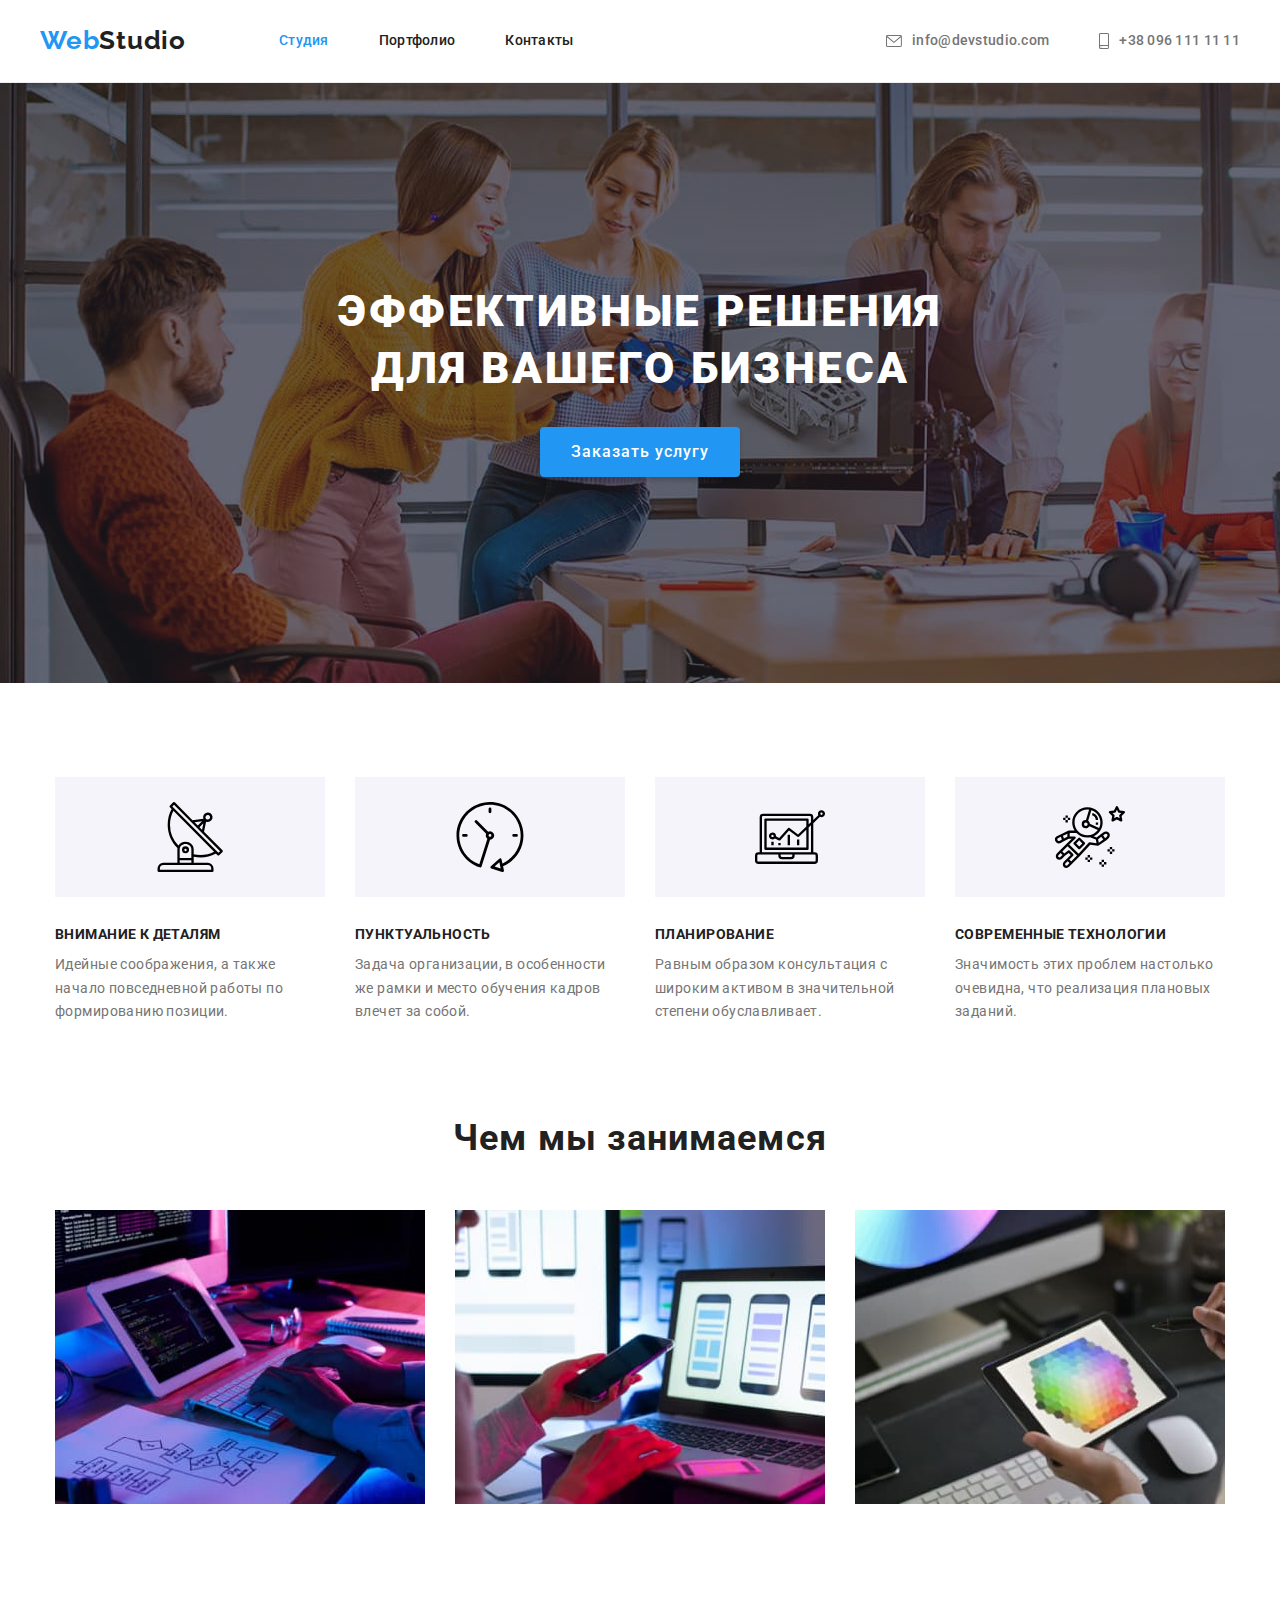
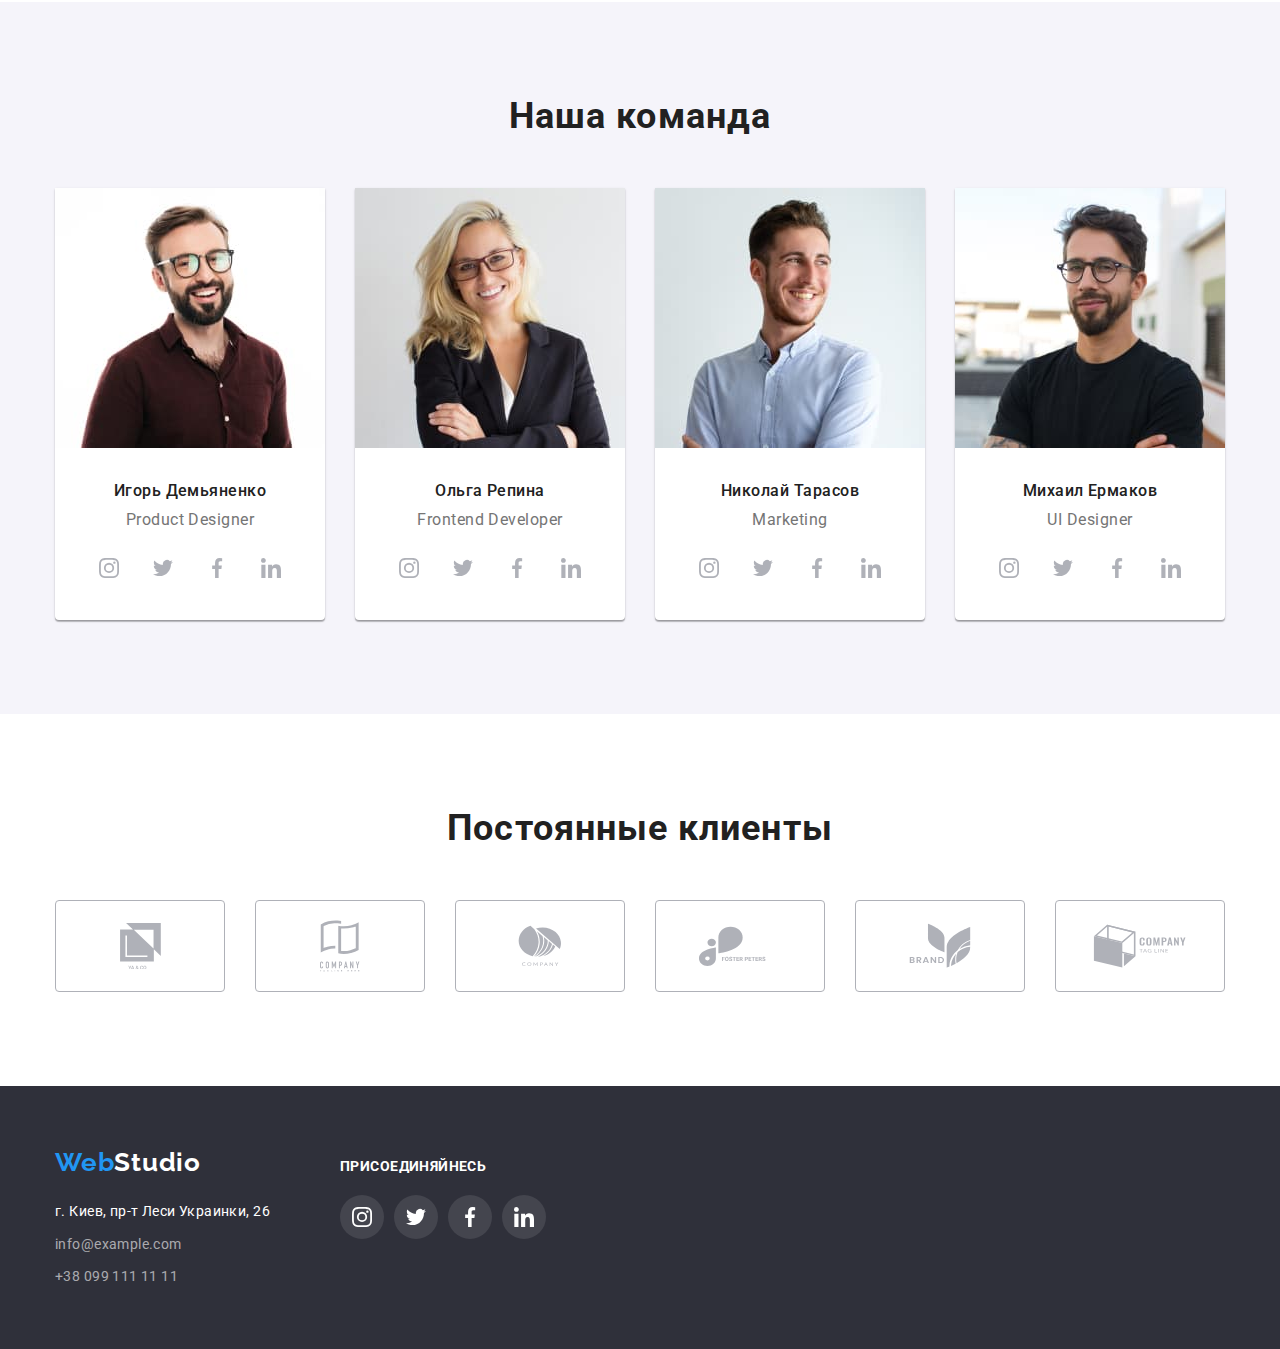
<file: index.html>
<!DOCTYPE html>
<html lang="en">

<head>
    <meta charset="UTF-8">
    <meta http-equiv="X-UA-Compatible" content="IE=edge">
    <meta name="viewport" content="width=device-width, initial-scale=1.0">
    <title>Web Studio</title>
    <link
        href="https://fonts.googleapis.com/css2?family=Raleway:wght@700&family=Roboto:wght@400;500;700;900&display=swap"
        rel="stylesheet">
    <link rel="stylesheet"
        href="https://cdnjs.cloudflare.com/ajax/libs/modern-normalize/1.0.0/modern-normalize.min.css" />
    <link rel="stylesheet" href="./css/styles.css">
</head>

<body>
    <header class="page-header">
        <div class="container-header">
            <a class="logo" href="index.html"><span>Web</span>Studio</a>
            <nav>
                <ul class="navigation-list">
                    <li class="navigation-list-item"><a class="navigation-list-link current"
                            href="index.html">Студия</a></li>
                    <li class="navigation-list-item"><a class="navigation-list-link" href="portfolio.html">Портфолио</a>
                    </li>
                    <li class="navigation-list-item"><a class="navigation-list-link" href="">Контакты</a></li>
                </ul>
            </nav>
            <ul class="contacts">
                <li class="contacts-item">
                    <a class="contacts-link" href="mailto:info@devstudio.com">
                        <svg class="envelope-icon" width="16" height="12">
                            <use href="./images/symbol-defs.svg#icon-envelope"></use>
                        </svg>info@devstudio.com</a>
                </li>
                <li class="contacts-item">
                    <a class="contacts-link" href="tel:+380961111111">
                        <svg class="phone-icon" width="10" height="16">
                            <use href="./images/symbol-defs.svg#icon-mobile-icon"></use>
                        </svg>+38 096 111 11 11</a>
                </li>
            </ul>
        </div>
    </header>
    <main>
        <section class="hero overlay">
            <div class="container">
                <h1 class="hero-title">ЭФФЕКТИВНЫЕ РЕШЕНИЯ <br> ДЛЯ ВАШЕГО БИЗНЕСА</h1>
                <button class="hero-button" type="button">Заказать услугу</button>
            </div>
        </section>
        <section class="section advantages">
            <div class="container">
                <h2 hidden></h2>
                <ul class="advantages-list">
                    <li class="advantages-list-item">
                        <div class="advantages-list-svg-wrapper">
                        <svg class="advantages-list-icon" width="70" height="70">
                            <use href="./images/symbol-defs.svg#icon-antenna"></use>
                        </svg>
                        </div>
                        <h3 class="advantages-list-title">ВНИМАНИЕ К ДЕТАЛЯМ</h3>
                        <p class="advantages-list-description">Идейные соображения, а также начало повседневной работы
                            по
                            формированию позиции.</p>
                    </li>
                    <li class="advantages-list-item">
                        <div class="advantages-list-svg-wrapper">
                        <svg class="advantages-list-icon" width="70" height="70">
                            <use href="./images/symbol-defs.svg#icon-clock"></use>
                        </svg>
                        </div>
                        <h3 class="advantages-list-title">ПУНКТУАЛЬНОСТЬ</h3>
                        <p class="advantages-list-description">Задача организации, в особенности же рамки и место
                            обучения
                            кадров влечет за собой.</p>
                    </li>
                    <li class="advantages-list-item">
                        <div class="advantages-list-svg-wrapper">
                        <svg class="advantages-list-icon" width="70" height="70">
                            <use href="./images/symbol-defs.svg#icon-diagram"></use>
                        </svg>
                        </div>
                        <h3 class="advantages-list-title">ПЛАНИРОВАНИЕ</h3>
                        <p class="advantages-list-description">Равным образом консультация с широким активом в
                            значительной
                            степени обуславливает.</p>
                    </li>
                    <li class="advantages-list-item">
                        <div class="advantages-list-svg-wrapper">
                        <svg class="advantages-list-icon" width="70" height="70">
                            <use href="./images/symbol-defs.svg#icon-astronaut"></use>
                        </svg>
                        </div>
                        <h3 class="advantages-list-title">СОВРЕМЕННЫЕ ТЕХНОЛОГИИ</h3>
                        <p class="advantages-list-description">Значимость этих проблем настолько очевидна, что
                            реализация
                            плановых заданий.</p>
                    </li>
                </ul>
            </div>
        </section>
        <section class="section services">
            <div class="container">
                <h2 class="services-title">Чем мы занимаемся</h2>
                <ul class="services-list">
                    <li class="services-list-item"><img class="services-img" src="images/notebook.jpg" alt="Ноутбук"
                            width="370" height="294">
                    </li>
                    <li class="services-list-item"><img class="services-img" src="images/mobile.jpg"
                            alt="Мобильный телефон" width="370" height="294"></li>
                    <li class="services-list-item"><img class="services-img" src="images/tablet.jpg" alt="Планшет"
                            width="370" height="294"></li>
                </ul>
            </div>
        </section>
        <section class="section team">
            <div class="container">
                <h2 class="team-title">Наша команда</h2>
                <ul class="team-list">
                    <li class="team-list-item">
                        <img src="images/igor.jpg" alt="Игорь Демьяненко" width="270" height="260">
                        <h3 class="team-list-title">Игорь Демьяненко</h3>
                        <p class="team-list-text">Product Designer</p>
                        <ul class="team-list-socials">
                            <li class="team-list-socials-item">
                                <a class="team-list-socials-link" href="https://www.instagram.com/">
                                    <svg width="20" height="20">
                                        <use href="./images/symbol-defs.svg#icon-instagram-icon"></use>
                                    </svg>
                                </a>
                            </li>
                            <li class="team-list-socials-item">
                                <a class="team-list-socials-link" href="https://twitter.com/">
                                    <svg width="20" height="20">
                                        <use href="./images/symbol-defs.svg#icon-twitter-icon"></use>
                                    </svg>
                                </a>
                            </li>
                            <li class="team-list-socials-item">
                                <a class="team-list-socials-link" href="https://www.facebook.com/">
                                    <svg width="20" height="20">
                                        <use href="./images/symbol-defs.svg#icon-facebook-icon"></use>
                                    </svg>
                                </a>
                            </li>
                            <li class="team-list-socials-item">
                                <a class="team-list-socials-link" href="https://www.linkedin.com/">
                                    <svg width="20" height="20">
                                        <use href="./images/symbol-defs.svg#icon-linkedin-icon"></use>
                                    </svg>
                                </a>
                            </li>
                        </ul>
                    </li>
                    <li class="team-list-item">
                        <img src="images/olga.jpg" alt="Ольга Репина" width="270" height="260">
                        <h3 class="team-list-title">Ольга Репина</h3>
                        <p class="team-list-text">Frontend Developer</p>
                        <ul class="team-list-socials">
                            <li class="team-list-socials-item">
                                <a class="team-list-socials-link" href="https://www.instagram.com/">
                                    <svg width="20" height="20">
                                        <use href="./images/symbol-defs.svg#icon-instagram-icon"></use>
                                    </svg>
                                </a>
                            </li>
                            <li class="team-list-socials-item">
                                <a class="team-list-socials-link" href="https://twitter.com/">
                                    <svg width="20" height="20">
                                        <use href="./images/symbol-defs.svg#icon-twitter-icon"></use>
                                    </svg>
                                </a>
                            </li>
                            <li class="team-list-socials-item">
                                <a class="team-list-socials-link" href="https://www.facebook.com/">
                                    <svg width="20" height="20">
                                        <use href="./images/symbol-defs.svg#icon-facebook-icon"></use>
                                    </svg>
                                </a>
                            </li>
                            <li class="team-list-socials-item">
                                <a class="team-list-socials-link" href="https://www.linkedin.com/">
                                    <svg width="20" height="20">
                                        <use href="./images/symbol-defs.svg#icon-linkedin-icon"></use>
                                    </svg>
                                </a>
                            </li>
                        </ul>
                    </li>
                    <li class="team-list-item">
                        <img src="images/nikolay.jpg" alt="Николай Тарасов" width="270" height="260">
                        <h3 class="team-list-title">Николай Тарасов</h3>
                        <p class="team-list-text">Marketing</p>
                        <ul class="team-list-socials">
                            <li class="team-list-socials-item">
                                <a class="team-list-socials-link" href="https://www.instagram.com/">
                                    <svg width="20" height="20">
                                        <use href="./images/symbol-defs.svg#icon-instagram-icon"></use>
                                    </svg>
                                </a>
                            </li>
                            <li class="team-list-socials-item">
                                <a class="team-list-socials-link" href="https://twitter.com/">
                                    <svg width="20" height="20">
                                        <use href="./images/symbol-defs.svg#icon-twitter-icon"></use>
                                    </svg>
                                </a>
                            </li>
                            <li class="team-list-socials-item">
                                <a class="team-list-socials-link" href="https://www.facebook.com/">
                                    <svg width="20" height="20">
                                        <use href="./images/symbol-defs.svg#icon-facebook-icon"></use>
                                    </svg>
                                </a>
                            </li>
                            <li class="team-list-socials-item">
                                <a class="team-list-socials-link" href="https://www.linkedin.com/">
                                    <svg width="20" height="20">
                                        <use href="./images/symbol-defs.svg#icon-linkedin-icon"></use>
                                    </svg>
                                </a>
                            </li>
                        </ul>
                    </li>
                    <li class="team-list-item">
                        <img src="images/michael.jpg" alt="Михаил Ермаков" width="270" height="260">
                        <h3 class="team-list-title">Михаил Ермаков</h3>
                        <p class="team-list-text">UI Designer</p>
                        <ul class="team-list-socials">
                            <li class="team-list-socials-item">
                                <a class="team-list-socials-link" href="https://www.instagram.com/">
                                    <svg width="20" height="20">
                                        <use href="./images/symbol-defs.svg#icon-instagram-icon"></use>
                                    </svg>
                                </a>
                            </li>
                            <li class="team-list-socials-item">
                                <a class="team-list-socials-link" href="https://twitter.com/">
                                    <svg width="20" height="20">
                                        <use href="./images/symbol-defs.svg#icon-twitter-icon"></use>
                                    </svg>
                                </a>
                            </li>
                            <li class="team-list-socials-item">
                                <a class="team-list-socials-link" href="https://www.facebook.com/">
                                    <svg width="20" height="20">
                                        <use href="./images/symbol-defs.svg#icon-facebook-icon"></use>
                                    </svg>
                                </a>
                            </li>
                            <li class="team-list-socials-item">
                                <a class="team-list-socials-link" href="https://www.linkedin.com/">
                                    <svg width="20" height="20">
                                        <use href="./images/symbol-defs.svg#icon-linkedin-icon"></use>
                                    </svg>
                                </a>
                            </li>
                        </ul>
                    </li>
                </ul>
            </div>
        </section>
        <section class="section clients">
            <div class="container">
                <h2 class="clients-title">Постоянные клиенты</h2>
                <ul class="clients-list">
                    <li class="clients-list-item">
                        <a class="clients-list-link" href="">
                            <svg class="company-icon" width="41" height="46.7">
                                <use href="./images/symbol-defs.svg#icon-company1"></use>
                            </svg>
                        </a>
                    </li>
                    <li class="clients-list-item">
                        <a class="clients-list-link" href="">
                            <svg class="company-icon" width="40" height="52">
                                <use href="./images/symbol-defs.svg#icon-company2"></use>
                            </svg>
                        </a>
                    </li>
                    <li class="clients-list-item">
                        <a class="clients-list-link" href="">
                            <svg class="company-icon" width="43.46" height="41.18">
                                <use href="./images/symbol-defs.svg#icon-company3"></use>
                            </svg>
                        </a>
                    </li>
                    <li class="clients-list-item">
                        <a class="clients-list-link" href="">
                            <svg class="company-icon" width="84.44" height="40.62">
                                <use href="./images/symbol-defs.svg#icon-company4"></use>
                            </svg>
                        </a>
                    </li>
                    <li class="clients-list-item">
                        <a class="clients-list-link" href="">
                            <svg class="company-icon" width="62.54" height="45.43">
                                <use href="./images/symbol-defs.svg#icon-company5"></use>
                            </svg>
                        </a>
                    </li>
                    <li class="clients-list-item">
                        <a class="clients-list-link" href="">
                            <svg class="company-icon" width="93.79" height="43.93">
                                <use href="./images/symbol-defs.svg#icon-company6"></use>
                            </svg>
                        </a>
                    </li>
                </ul>
            </div>
        </section>
    </main>
    <footer class="footer-section">
        <div class="container">
                        <div class="footer-wrapper">
                            
            <address>
            <a class="logo footer-logo" href="index.html"><span>Web</span>Studio</a>

                <ul class="footer-contacts-list">
                    <li class="footer-contacts-list-item"><a class="footer-contacts-list-link address" href="">г. Киев,
                            пр-т
                            Леси Украинки, 26</a></li>
                    <li class="footer-contacts-list-item"><a class="footer-contacts-list-link"
                            href="mailto:info@example.com">info@example.com</a></li>
                    <li class="footer-contacts-list-item"><a class="footer-contacts-list-link"
                            href="tel:++380991111111">+38
                            099 111 11 11</a></li>
                </ul>
            </address>
            <div class="footer-socials-wrapper">
                <h3 class="footer-socials-title">ПРИСОЕДИНЯЙНЕСЬ</h3>
                <ul class="footer-socials-list">
                    <li class="footer-socials-item">
                        <a class="footer-socials-link" href="https://www.instagram.com/">
                            <svg width="20" height="20">
                                <use href="./images/symbol-defs.svg#icon-instagram-icon"></use>
                            </svg>
                        </a>
                    </li>
                    <li class="footer-socials-item">
                        <a class="footer-socials-link" href="https://twitter.com/">
                            <svg width="20" height="20">
                                <use href="./images/symbol-defs.svg#icon-twitter-icon"></use>
                            </svg>
                        </a>
                    </li>
                    <li class="footer-socials-item">
                        <a class="footer-socials-link" href="https://www.facebook.com/">
                            <svg width="20" height="20">
                                <use href="./images/symbol-defs.svg#icon-facebook-icon"></use>
                            </svg>
                        </a>
                    </li>
                    <li class="footer-socials-item">
                        <a class="footer-socials-link" href="https://www.linkedin.com/">
                            <svg width="20" height="20">
                                <use href="./images/symbol-defs.svg#icon-linkedin-icon"></use>
                            </svg>
                        </a>
                    </li>
                </ul>
            </div>
            </div>
        </div>
    </footer>
</body>

</html>
</file>
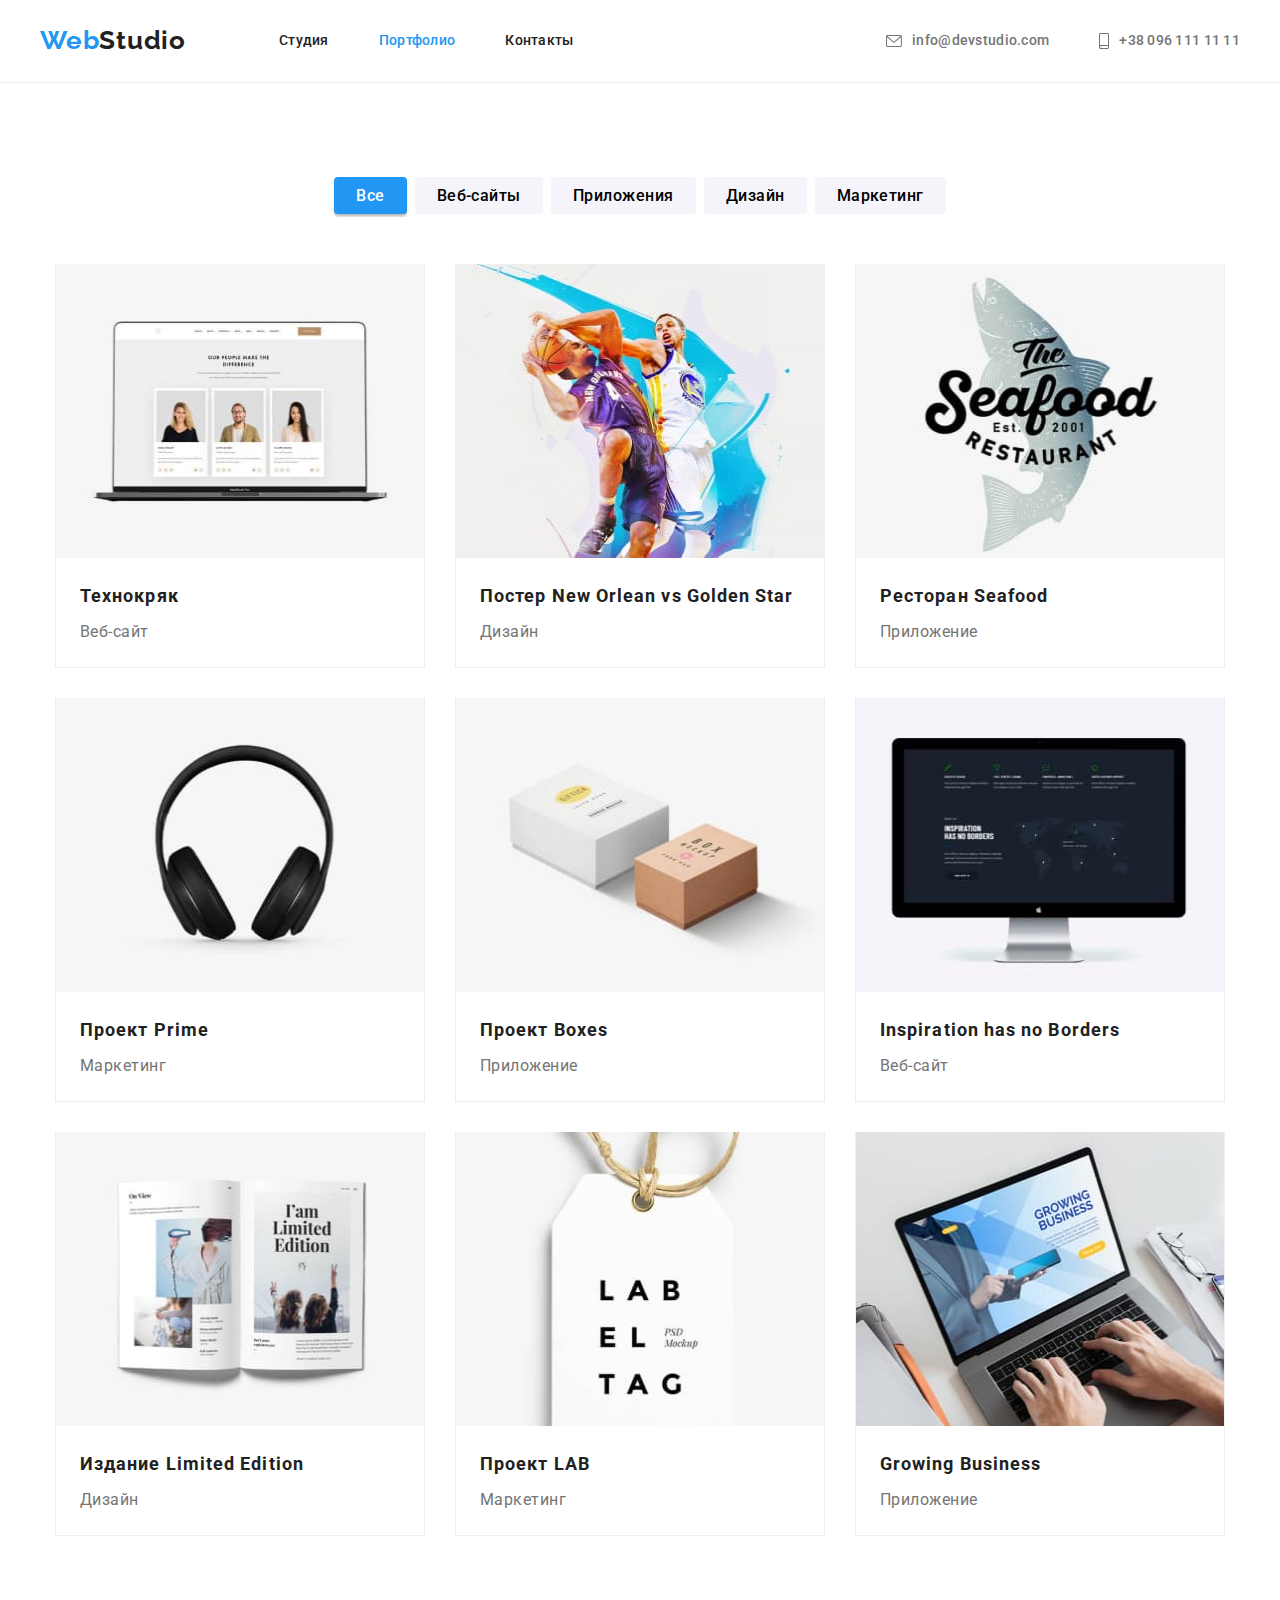
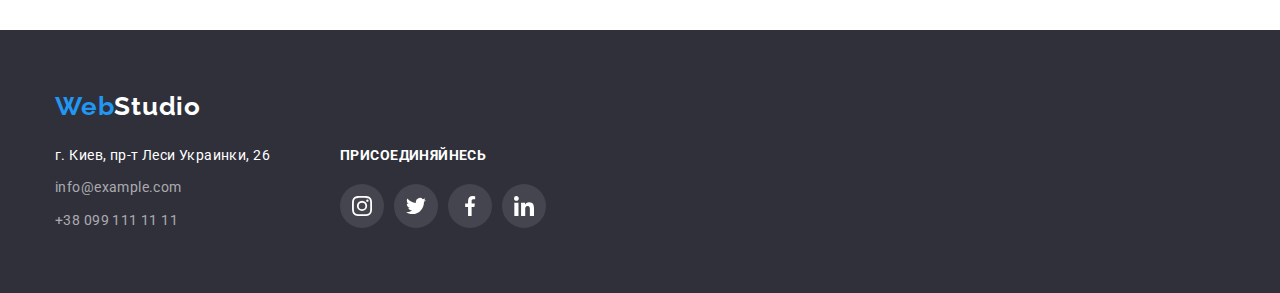
<file: portfolio.html>
<!DOCTYPE html>
<html lang="ru">
<head>
    <meta charset="UTF-8">
    <meta http-equiv="X-UA-Compatible" content="IE=edge">
    <meta name="viewport" content="width=device-width, initial-scale=1.0">
    <title>Portfolio page</title>
    <link href="https://fonts.googleapis.com/css2?family=Raleway:wght@700&family=Roboto:ital,wght@0,400;0,500;0,700;1,900&display=swap" rel="stylesheet">
    <link rel="stylesheet" href="https://cdnjs.cloudflare.com/ajax/libs/modern-normalize/1.0.0/modern-normalize.min.css" />
    <link rel="stylesheet" href="./css/styles.css">
</head>
<body>
    <header class="page-header">
        <div class="container-header">
            <a class="logo" href="index.html"><span>Web</span>Studio</a>
            <nav>
                <ul class="navigation-list">
                    <li class="navigation-list-item"><a class="navigation-list-link" href="index.html">Студия</a>
                    </li>
                    <li class="navigation-list-item"><a class="navigation-list-link  current" href="portfolio.html">Портфолио</a>
                    </li>
                    <li class="navigation-list-item"><a class="navigation-list-link" href="">Контакты</a></li>
                </ul>
            </nav>
            <ul class="contacts">
                <li class="contacts-item">
                    <a class="contacts-link" href="mailto:info@devstudio.com">
                        <svg class="envelope-icon" width="16" height="12">
                            <use href="./images/symbol-defs.svg#icon-envelope"></use>
                        </svg>info@devstudio.com</a>
                </li>
                <li class="contacts-item">
                    <a class="contacts-link" href="tel:+380961111111">
                        <svg class="phone-icon" width="10" height="16">
                            <use href="./images/symbol-defs.svg#icon-mobile-icon"></use>
                        </svg>+38 096 111 11 11</a>
                </li>
            </ul>
        </div>
    </header>
    <main>
        <section class="section portfolio">
            <div class="container">
            <ul class="filter-buttons-list">
                <li class="filter-buttons-list-item">
                    <button class="filter-btn current" type="button">Все</button>
                </li>
                <li class="filter-buttons-list-item">
                    <button class="filter-btn" type="button">Веб-сайты</button>
                </li>
                <li class="filter-buttons-list-item">
                    <button class="filter-btn" type="button">Приложения</button>
                </li>
                <li class="filter-buttons-list-item">
                    <button class="filter-btn" type="button">Дизайн</button>
                </li>
                <li class="filter-buttons-list-item">
                    <button class="filter-btn" type="button">Маркетинг</button>
                </li>
            </ul>
            <ul class="portfolio-list">
                <li class="portfolio-list-item">
                    <img class="portfolio-list-img" src="./images/computer.jpg" alt="Ноутбук" width="370" height="294">
                    <div class="portfolio-text-wrapper">
                    <h3 class="portfolio-list-title">Технокряк</h3>
                    <p class="portfolio-list-text">Веб-сайт</p>
                    </div>
                </li>
                <li class="portfolio-list-item">
                    <img class="portfolio-list-img" src="./images/basketbool.jpg" alt="Баскетболисты" width="370" height="294">
                    <div class="portfolio-text-wrapper">
                    <h3 class="portfolio-list-title">Постер New Orlean vs Golden Star</h3>
                    <p class="portfolio-list-text">Дизайн</p>
                    </div>
                </li>
                 <li class="portfolio-list-item">
                    <img class="portfolio-list-img" src="./images/seafood.jpg" alt="Рыба" width="370" height="294">
                    <div class="portfolio-text-wrapper">
                    <h3 class="portfolio-list-title">Ресторан Seafood</h3>
                    <p class="portfolio-list-text">Приложение</p>
                    </div>
                </li>
                <li class="portfolio-list-item">
                    <img class="portfolio-list-img" src="./images/earphones.jpg" alt="Наушники" width="370" height="294">
                    <div class="portfolio-text-wrapper">
                    <h3 class="portfolio-list-title">Проект Prime</h3>
                    <p class="portfolio-list-text">Маркетинг</p>
                    </div>
                </li>
                <li class="portfolio-list-item">
                    <img class="portfolio-list-img" src="./images/boxes.jpg" alt="Коробки" width="370" height="294">
                    <div class="portfolio-text-wrapper">
                    <h3 class="portfolio-list-title">Проект Boxes</h3>
                    <p class="portfolio-list-text">Приложение</p>
                    </div>
                </li>
                <li class="portfolio-list-item">
                    <img class="portfolio-list-img" src="./images/screen.jpg" alt="Экран монитора" width="370" height="294">
                    <div class="portfolio-text-wrapper">
                    <h3 class="portfolio-list-title">Inspiration has no Borders</h3>
                    <p class="portfolio-list-text">Веб-сайт</p>
                    </div>
                </li>
                <li class="portfolio-list-item">
                    <img class="portfolio-list-img" src="./images/magazine.jpg" alt="Журнал" width="370" height="294">
                    <div class="portfolio-text-wrapper">
                    <h3 class="portfolio-list-title">Издание Limited Edition</h3>
                    <p class="portfolio-list-text">Дизайн</p>
                    </div>
                </li>
                <li class="portfolio-list-item">
                    <img class="portfolio-list-img" src="./images/label.jpg" alt="Бирка" width="370" height="294">
                    <div class="portfolio-text-wrapper">
                    <h3 class="portfolio-list-title">Проект LAB</h3>
                    <p class="portfolio-list-text">Маркетинг</p>
                    </div>
                </li>
                <li class="portfolio-list-item">
                    <img class="portfolio-list-img" src="./images/laptop.jpg" alt="Ноутбук" width="370" height="294">
                    <div class="portfolio-text-wrapper">
                    <h3 class="portfolio-list-title">Growing Business</h3>
                    <p class="portfolio-list-text">Приложение</p>
                    </div>
                </li>
            </ul>
            </div>
        </section>
    </main>
<footer class="footer-section">
    <div class="container">
        <a class="logo footer-logo" href="index.html"><span>Web</span>Studio</a>
        <div class="footer-wrapper">
            <address>
                <ul class="footer-contacts-list">
                    <li class="footer-contacts-list-item"><a class="footer-contacts-list-link address" href="">г. Киев,
                            пр-т
                            Леси Украинки, 26</a></li>
                    <li class="footer-contacts-list-item"><a class="footer-contacts-list-link"
                            href="mailto:info@example.com">info@example.com</a></li>
                    <li class="footer-contacts-list-item"><a class="footer-contacts-list-link"
                            href="tel:++380991111111">+38
                            099 111 11 11</a></li>
                </ul>
            </address>
            <div class="footer-socials-wrapper">
                <h3 class="footer-socials-title">ПРИСОЕДИНЯЙНЕСЬ</h3>
                <ul class="footer-socials-list">
                    <li class="footer-socials-item">
                        <a class="footer-socials-link" href="https://www.instagram.com/">
                            <svg width="20" height="20">
                                <use href="./images/symbol-defs.svg#icon-instagram-icon"></use>
                            </svg>
                        </a>
                    </li>
                    <li class="footer-socials-item">
                        <a class="footer-socials-link" href="https://twitter.com/">
                            <svg width="20" height="20">
                                <use href="./images/symbol-defs.svg#icon-twitter-icon"></use>
                            </svg>
                        </a>
                    </li>
                    <li class="footer-socials-item">
                        <a class="footer-socials-link" href="https://www.facebook.com/">
                            <svg width="20" height="20">
                                <use href="./images/symbol-defs.svg#icon-facebook-icon"></use>
                            </svg>
                        </a>
                    </li>
                    <li class="footer-socials-item">
                        <a class="footer-socials-link" href="https://www.linkedin.com/">
                            <svg width="20" height="20">
                                <use href="./images/symbol-defs.svg#icon-linkedin-icon"></use>
                            </svg>
                        </a>
                    </li>
                </ul>
            </div>
        </div>
    </div>
</footer>
</body>
</html>
</file>
<file: css/styles.css>
:root {
  --accent-color: #2196f3;
  --black: #212121;
  --gray: #757575;
  --background-color: #2f303a;
}

body {
  font-family: "Roboto", sans-serif;
  color: #212121;
}

.container {
  width: 1200px;
  margin: auto;
  padding-left: 15px;
  padding-right: 15px;
}

/* Header */

.navigation-list-link.current {
  color: var(--accent-color);
}

.page-header {
  border-bottom: 1px solid #ececec;
}

.container-header {
  display: flex;
  width: 1200px;
  margin-left: auto;
  margin-right: auto;
  align-items: center;
}

.logo {
  font-family: Raleway;
  font-weight: 700;
  font-size: 26px;
  line-height: 1.3;
  text-decoration: none;
  color: #212121;
  letter-spacing: 0.03em;
  padding: 24px 0;
}

.logo span {
  color: var(--accent-color);
}

.navigation-list,
.contacts {
  display: flex;
  margin: 0;
  padding: 32px 0;
}

.navigation-list {
  padding: 0;
}

.navigation-list-item:not(:first-child),
.contacts-item:not(:first-child) {
  margin-left: 50px;
}

.navigation-list-item,
.contacts-item {
  list-style-type: none;
  font-weight: 500;
  font-size: 14px;
  line-height: 1.14;
  cursor: pointer;
  letter-spacing: 0.02em;
}

.contacts {
  margin-left: auto;
}

.contacts-link {
  text-decoration: none;
  color: var(--gray);
}

.navigation-list {
  margin-left: 93px;
}

.navigation-list-link:hover,
.navigation-list-link:focus {
  color: var(--accent-color);
}

.contacts-link:hover,
.contacts-link:focus {
  color: var(--accent-color);
}

.navigation-list-link {
  text-decoration: none;
  color: var(--black);
  padding: 32px 0 32px 0;
}

.contacts-item {
  color: var(--gray);
}

.envelope-icon,
.phone-icon {
  fill: currentColor;
  vertical-align: middle;
  margin-right: 10px;
}

/* Hero */

.hero {
  background-color: var(--background-color);
  padding: 200px 0;
  text-align: center;
}

.overlay {
  height: 600px;
  max-width: 1600px;
  background-image: linear-gradient(
      to right,
      rgba(47, 48, 58, 0.4),
      rgba(47, 48, 58, 0.4)
    ),
    url(../images/hero-background.jpg);
  background-repeat: no-repeat;
  background-size: cover;
  margin-left: auto;
  margin-right: auto;
}

.hero-title {
  margin: 0 0 30px 0;
  color: #ffffff;
  font-weight: 900;
  font-size: 44px;
  line-height: 1.3;
  letter-spacing: 0.06em;
}

.hero-button {
  width: 200px;
  height: 50px;
  color: #ffffff;
  background-color: var(--accent-color);
  font-weight: 500;
  font-size: 16px;
  box-shadow: 0px 4px 4px rgba(0, 0, 0, 0.15);
  border-radius: 4px;
  border: none;
  cursor: pointer;
  letter-spacing: 0.06em;
}

.hero-button:hover {
  background-color: #188ce8;
  box-shadow: 0px 4px 4px rgba(0, 0, 0, 0.15);
}

/* Paddings for all sections except hero */

.section {
  padding: 94px 0;
}

.advantages {
  padding-bottom: 0;
}

/* Advantages section */

.advantages-list-item,
.services-list-item,
.team-list-item,
.footer-contacts-list-item,
.footer-socials-item {
  list-style-type: none;
}

.advantages-list {
  display: flex;
  padding-left: 0;
  margin: 0;
  margin-left: -30px;
  margin-top: -30px;
}

.advantages-list-item {
  margin-left: 30px;
  margin-top: 30px;
  flex-basis: calc((100% - 120px) / 4);
}

.advantages-list-svg-wrapper {
  display: flex;
  align-items: center;
  justify-content: center;
  margin-bottom: 30px;
  height: 120px;
  background-color: rgba(245, 244, 250, 1);
}

.services-list-item:not(:last-child),
.team-list-item:not(:last-child) {
  margin-right: 30px;
}

.advantages-list-title {
  color: var(--black);
  font-weight: 700;
  font-size: 14px;
  line-height: 1.14;
  letter-spacing: 0.03em;
  margin: 0 0 10px 0;
}

.advantages-list-description {
  color: var(--gray);
  font-size: 14px;
  line-height: 1.7;
  letter-spacing: 0.03em;
  font-weight: 400;
  margin: 0;
}

/*  Services section */

.services,
.team,
.clients {
  text-align: center;
}

.services-list {
  display: flex;
  padding-left: 0;
  margin: 0;
}

.services-title,
.team-title,
.clients-title {
  font-weight: 700;
  font-size: 36px;
  line-height: 1.16;
  letter-spacing: 0.03em;
  margin: 0 0 50px 0;
}

/*  Team section */

.team {
  background-color: #f5f4fa;
}

.team-list {
  display: flex;
  padding-left: 0;
  margin: 0;
}

.team-list-item {
  box-shadow: 0px 1px 3px rgba(0, 0, 0, 0.12), 0px 1px 1px rgba(0, 0, 0, 0.14),
    0px 2px 1px rgba(0, 0, 0, 0.2);
  border-radius: 0px 0px 4px 4px;
  padding-bottom: 30px;
  background-color: #fff;
}

.team-list-title,
.team-list-text {
  font-weight: 500;
  font-size: 16px;
  line-height: 1.18;
  letter-spacing: 0.03em;
  margin: 30px 0 10px 0;
}

.team-list-text {
  color: var(--gray);
  font-weight: 400;
  margin: 0 0 16px 0;
}

.team-list-socials {
  padding: 0;
  display: flex;
  justify-content: center;
}

.team-list-socials-item {
  list-style-type: none;
  color: var(--gray);
}

.team-list-socials-item:not(:last-child) {
  margin-right: 10px;
}

.team-list-socials-link {
  color: rgba(175, 177, 184, 1);
  fill: rgba(175, 177, 184, 1);
  width: 44px;
  height: 44px;
  display: flex;
  justify-content: center;
  align-items: center;
}

.team-list-socials-link:hover,
.team-list-socials-link:focus,
.footer-socials-link:hover,
.footer-socials-link:focus {
  background-color: var(--accent-color);
  fill: #ffffff;
  border-radius: 50%;
}

/* Clients */

.clients-list {
  display: flex;
  padding-left: 0;
  margin: 0;
  justify-content: center;
}

.clients-list-item {
  list-style-type: none;
}

.clients-list-link {
  border: 1px solid #afb1b8;
  border-radius: 4px;
  width: 170px;
  height: 92px;
  align-items: center;
  display: flex;
  justify-content: center;
  cursor: pointer;
  color: rgba(175, 177, 184, 1);
}

.clients-list-item:not(:last-child) {
  margin-right: 30px;
}

.clients-list-link:hover,
.clients-list-link:focus {
  color: var(--accent-color);
  border-color: var(--accent-color);
}

.company-icon {
  fill: currentColor;
}

/* Footer */

.footer-contacts-list {
  font-style: normal;
  padding-left: 0;
  margin: 20px 70px 0 0;
}

.footer-socials-list {
  display: flex;
  margin: 0;
  padding: 0;
}

.footer-socials-link {
  fill: #ffffff;
  background-color: rgba(255, 255, 255, 0.1);
  border-radius: 50%;
  width: 44px;
  height: 44px;
  display: flex;
  justify-content: center;
  align-items: center;
}

.footer-socials-item:not(:last-child) {
  margin-right: 10px;
}

.footer-socials-title {
  font-weight: 700;
  font-size: 14px;
  line-height: 1.14;
  letter-spacing: 0.03em;
  margin: 0 0 20px 0;
  color: #ffffff;
}

.footer-contacts-list-link {
  text-decoration: none;
}

.footer-section {
  background-color: var(--background-color);
  padding: 60px 0 60px 0;
}

.footer-logo {
  color: white;
  padding: 0;
  font-style: normal;
}

.footer-contacts-list-item {
  font-size: 14px;
  line-height: 1.7;
  letter-spacing: 0.03em;
}

.footer-contacts-list-item:not(:last-child) {
  margin-bottom: 9px;
}

.footer-contacts-list-link {
  color: rgba(255, 255, 255, 0.6);
}

.footer-contacts-list-link:hover,
.footer-contacts-list-link:focus {
  color: var(--accent-color);
  cursor: pointer;
}

.address {
  color: #ffffff;
}

.footer-wrapper {
  display: flex;
  align-items: baseline;
}

/* Portfolio page */

.filter-buttons-list-item,
.portfolio-list-item {
  list-style-type: none;
}

.portfolio-list {
  padding-left: 0;
  margin: 0;
  display: flex;
  flex-wrap: wrap;
  margin-left: -30px;
  margin-top: -30px;
}

.portfolio-list-item {
  margin-left: 30px;
  margin-top: 30px;
  flex-basis: calc((100% - 90px) / 3);
  border: 1px solid #eeeeee;
  border-top: none;
}

.portfolio-list-item:focus,
.portfolio-list-item:hover {
  box-shadow: 0px 1px 1px rgba(0, 0, 0, 0.12), 0px 4px 4px rgba(0, 0, 0, 0.06),
    1px 4px 6px rgba(0, 0, 0, 0.16);
  cursor: pointer;
}

.portfolio-list-img {
  display: block;
  width: 100%;
}

.filter-buttons-list {
  display: flex;
  justify-content: center;
  margin: 0 0 50px 0;
  padding-left: 0;
}

.filter-buttons-list-item:not(:first-child) {
  margin-left: 8px;
}

.filter-btn {
  display: inline-block;
  background-color: #f5f4fa;
  border-radius: 4px;
  font-weight: 500;
  font-size: 16px;
  line-height: 1.6;
  border: none;
  cursor: pointer;
  letter-spacing: 0.03em;
  font-family: Roboto;
  padding: 6px 22px;
  text-align: center;
}

.filter-btn.current {
  background-color: var(--accent-color);
  color: #ffffff;
  box-shadow: 0px 3px 1px rgba(0, 0, 0, 0.1), 0px 1px 2px rgba(0, 0, 0, 0.08),
    0px 2px 2px rgba(0, 0, 0, 0.12);
}

.filter-btn:hover,
.filter-btn:focus {
  background-color: var(--accent-color);
  color: #ffffff;
  box-shadow: 0px 3px 1px rgba(0, 0, 0, 0.1), 0px 1px 2px rgba(0, 0, 0, 0.08),
    0px 2px 2px rgba(0, 0, 0, 0.12);
}

.portfolio-list-title {
  font-weight: 700;
  font-size: 18px;
  line-height: 2;
  letter-spacing: 0.06em;
  margin: 0 0 4px 0;
}

.portfolio-list-text {
  font-size: 16px;
  line-height: 1.8;
  color: var(--gray);
  font-weight: 400;
  letter-spacing: 0.03em;
  margin: 0;
}

.portfolio-text-wrapper {
  padding: 20px 24px 20px 24px;
}
</file>
